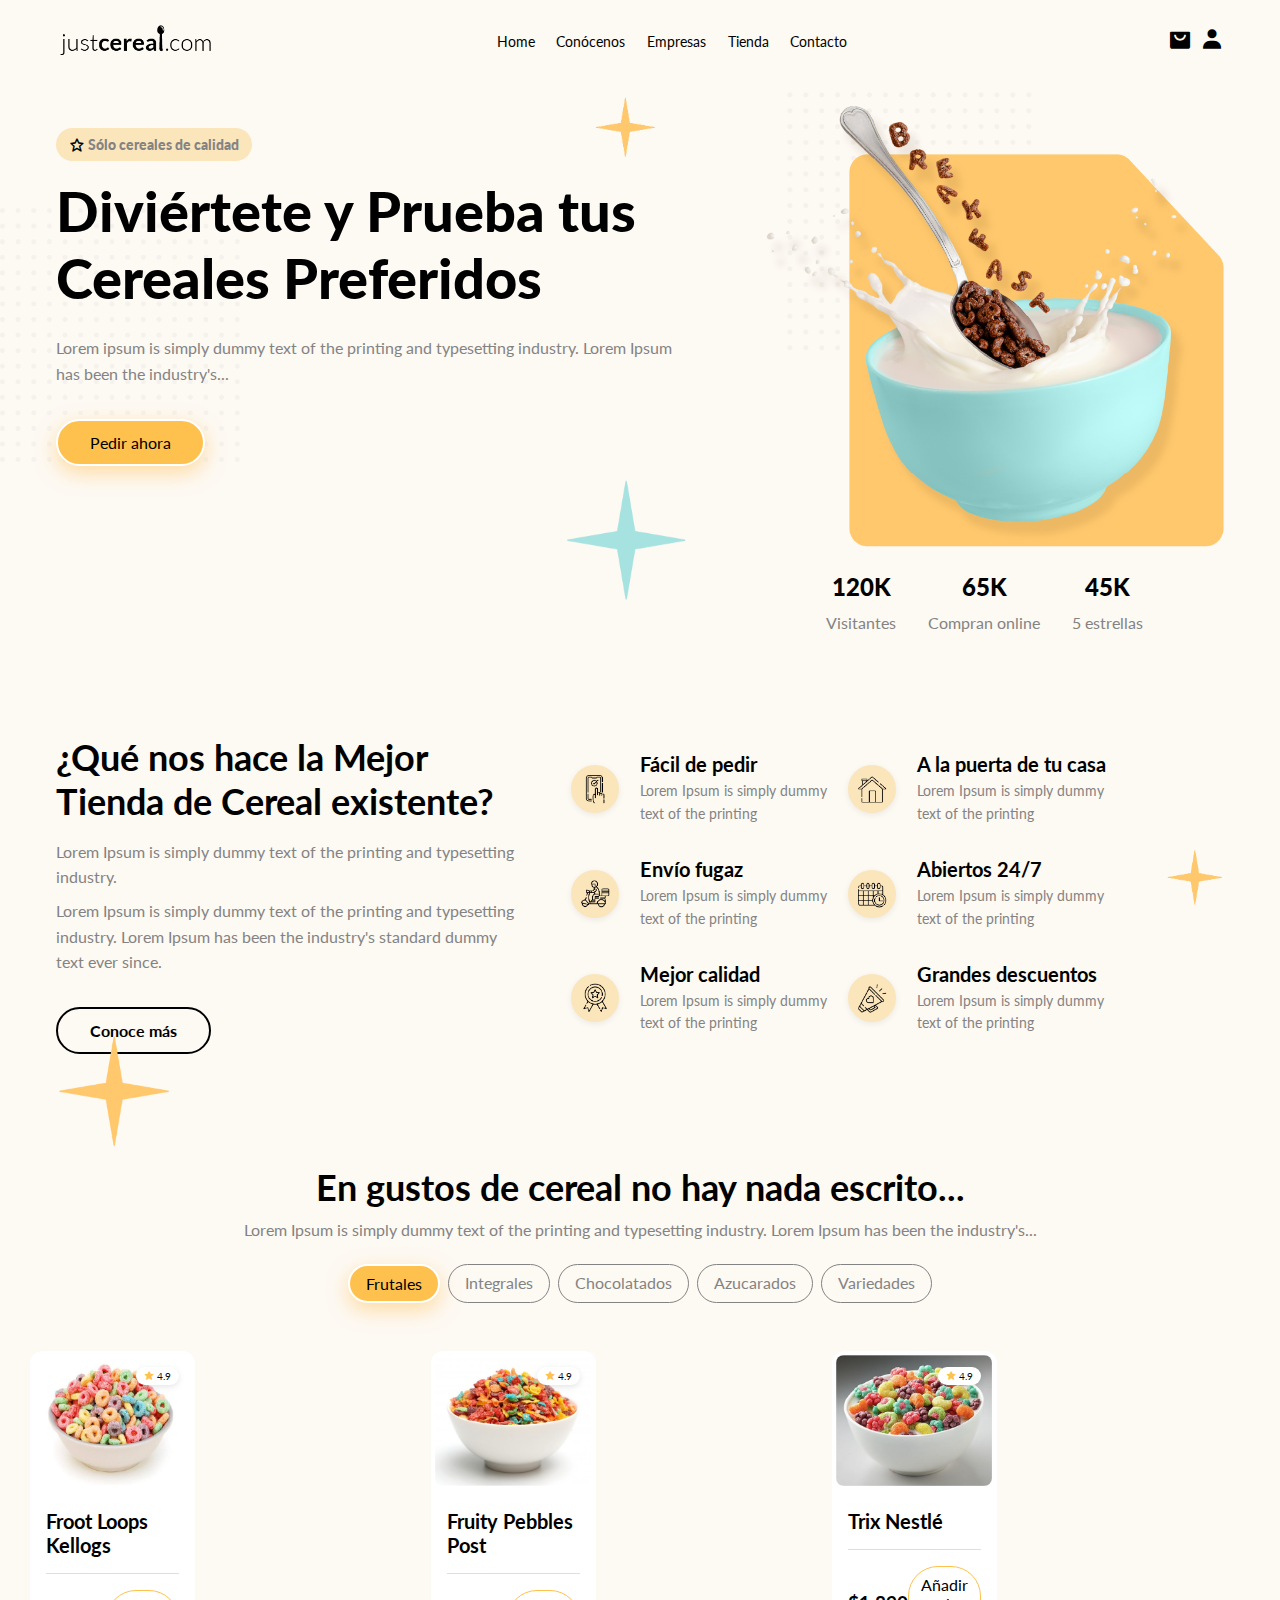
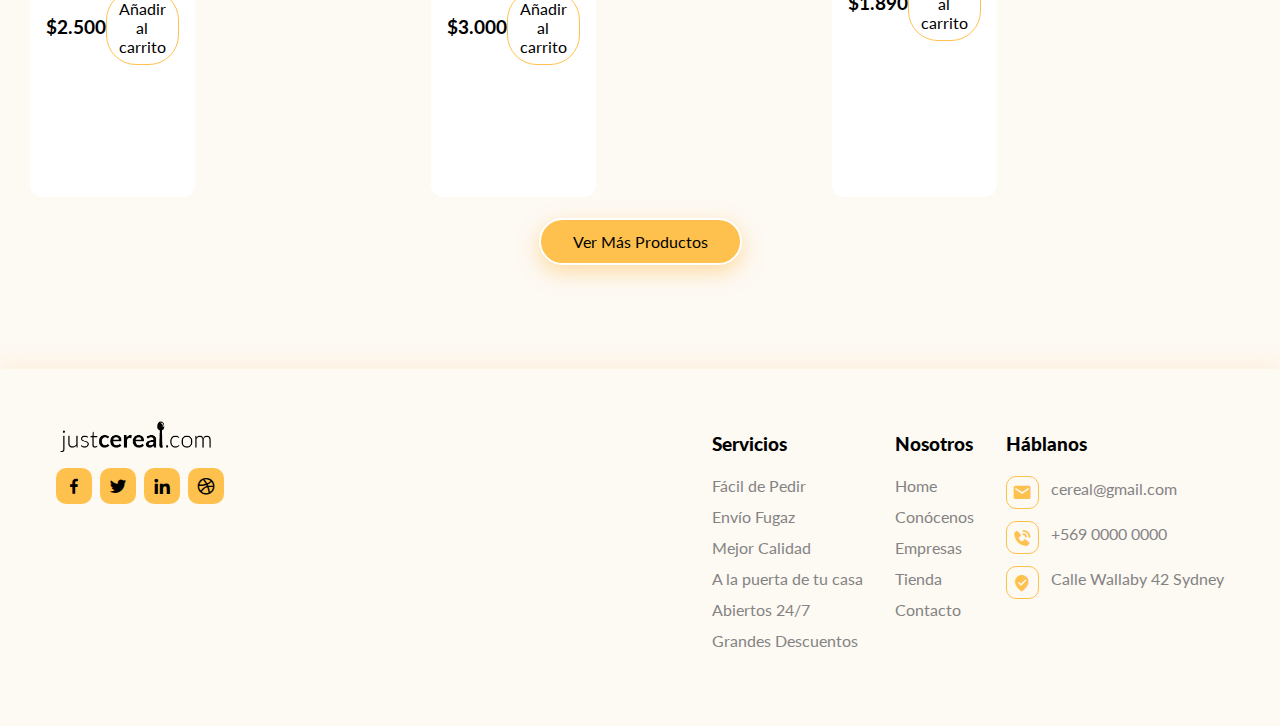
<file: index.html>
<!DOCTYPE html>
<html lang="en">
<head>
    <meta charset="UTF-8">
    <meta http-equiv="X-UA-Compatible" content="IE=edge">
    <meta name="viewport" content="width=device-width, initial-scale=1.0">
    
    <title>justcereal.com</title>

    <!---------- LINKS ---------->
    <link rel="shortcut icon" href="imagenes/favicon.png">
    <link href='https://unpkg.com/boxicons@2.1.2/css/boxicons.min.css' rel='stylesheet'>

    <link rel="stylesheet" href="css/styles.css">
    <link rel="stylesheet" href="css/media-query.css">


</head>
<body>
    <!--------- HEADER --------->
    <header class="header-home">
        <nav class="nav container">
            <a href="/index.html" class="nav-logo">
                <img src="imagenes/logo-black.png" >
            </a>
            <!-- MENU DE CATEGORÍAS -->
            <div class="nav-menu" id="nav-menu">
                <ul class="nav-categorias">
                    <li class="nav-tema">
                        <a href="/index.html" class="nav-link">Home</a>
                    </li>
                    <li class="nav-tema">
                        <a href="#conócenos" class="nav-link">Conócenos</a>
                    </li>
                    <li class="nav-tema">
                        <a href="#empresas" class="nav-link">Empresas</a>
                    </li>
                    <li class="nav-tema">
                        <a href="#tienda" class="nav-link">Tienda</a>
                    </li>
                    <li class="nav-tema">
                        <a href="#contacto" class="nav-link">Contacto</a>
                    </li>
                </ul>

                <!-- CERRAR MENU EN MOBILE -->
                <div class="nav-cerrar" id="nav-cerrar">
                    <i class='bx bx-x'></i>
                </div>

            <!-- INTERACCIONES TIPO ECOMMERCE -->
            </div>
            <div class="nav-acciones">
                <ul class="nav-tienda">

                    <li class="nav-toggle" id="nav-toggle">
                        <i class='bx bx-menu'></i>
                        <a href="hamburger" class="nav-service"></a>
                    </li>

                    <li class="nav-iconos">
                        <a href="#carrito" class="nav-service">
                            <i class='bx bxs-shopping-bag-alt' ></i>
                        </a>
                    </li>

                    <li class="nav-iconos">
                        <a href="/perfil.html" class="nav-service">
                            <i class='bx bxs-user'></i>
                        </a>
                    </li>

                </ul>
            </div>
        </nav>
    </header>

    <!-------- FIN HEADER -------->

    
    <main>
    <!-------- BANNER HOME --------->
        <section class="banner grid" id="banner">
            <div class="banner-container">
                <div class="banner-contenido container">
                    
                    <!-- ETIQUETA PREVIA -->
                    <div class="banner-tag">
                        <i class='bx bx-star'></i>
                        <a href="" class="text-tag">Sólo cereales de calidad</a>
                    </div>
                   
                    <!-- TEXTOS H BANNER -->
                    <h1 class="home-title">
                    Diviértete y Prueba tus Cereales Preferidos
                    </h1>
                    <p class="home-descripcion">
                    Lorem ipsum is simply dummy text of the printing and typesetting industry. Lorem Ipsum has been the industry's...
                    </p>
                    
                    <button class="btn-home button" type="">
                        Pedir ahora
                    </button>
                    
                    <img src="imagenes/extras/star-blue.png" class="star-blue__home">
                    <img src="imagenes/extras/star-yellow.png" class="star-yellow__home">
                </div>

                <div class="banner-imagen">
                   <!-- SECCIÓN DE CANTIDAD DE VISITAS -->
                    <div class="banner-logros">
                        <hgroup class="banner-logros__grupo">
                            <h2 class="home-logros__numero">120K</h2>
                            <p class="home-logros__descripcion">Visitantes</p>
                        </hgroup>
                        <hgroup class="banner-logros__grupo">
                            <h2 class="home-logros__numero">65K</h2>
                            <p class="home-logros__descripcion">Compran online</p>
                        </hgroup>
                        <hgroup class="banner-logros__grupo">
                            <h2 class="home-logros__numero">45K</h2>
                            <p class="home-logros__descripcion">5 estrellas</p>
                        </hgroup>
                    </div>
                    <!-- IMAGEN DEL BANNER -->
                    <img src="imagenes/header-banner.png" class="banner-picture">
                      
                </div>   
            </div>
            
        </section>
        <!-------- FIN BANNER HOME --------->

        <!-------- QUE NOS HACE ESPECIALES --------->
        <section class="especial section" id="special">
            <div class="especial-contenido container">

                
                <!-- TEXTOS DEL BANNER -->
                <img src="imagenes/extras/star-yellow.png" class="star-yellow__special">
                <div class="especial-texto">
                    <h1 class="bestcereal-title">
                        ¿Qué nos hace la Mejor Tienda de Cereal existente?
                    </h1>
                    <p class="bestcereal-description">
                        <p>
                            Lorem Ipsum is simply dummy text of the printing and typesetting industry.
                        </p>
                        <p>
                            Lorem Ipsum is simply dummy text of the printing and typesetting industry. Lorem Ipsum has been the industry's standard dummy text ever since.
                        </p>
                    </p>
                    <button class="btn-bestcereal button" type="">
                        Conoce más
                    </button>
                </div>

                <img src="imagenes/extras/star-yellow.png" class="star-yellow__special2">

                <div class="especial-bullet">
                    <div class="bullet-group__first">
                        <div class="bullet-single">
                            <img src="imagenes/icons/bestcereal-1.png" class="bullet-icons">
                            <hgroup>
                                <h3 class="bullet-titles">
                                    Fácil de pedir
                                </h3>
                                <p class="bullet-texts">
                                    Lorem Ipsum is simply dummy text of the printing
                                </p>
                            </hgroup>
                        </div>
                        <div class="bullet-single">
                            <img src="imagenes/icons/bestcereal-2.png" class="bullet-icons">
                            <hgroup>
                                <h3 class="bullet-titles">
                                    Envío fugaz
                                </h3>
                                <p class="bullet-texts">
                                    Lorem Ipsum is simply dummy text of the printing
                                </p>
                            </hgroup>
                        </div>
                        <div class="bullet-single">
                            <img src="imagenes/icons/bestcereal-3.png" class="bullet-icons">
                            <hgroup>
                                <h3 class="bullet-titles">
                                    Mejor calidad
                                </h3>
                                <p class="bullet-texts">
                                    Lorem Ipsum is simply dummy text of the printing
                                </p>
                            </hgroup>
                        </div>
                        
                    </div>
                    <div class="bullet-group__second">
                        <div class="bullet-single">
                            <img src="imagenes/icons/bestcereal-4.png" class="bullet-icons">
                            <hgroup>
                                <h3 class="bullet-titles">
                                    A la puerta de tu casa
                                </h3>
                                <p class="bullet-texts">
                                    Lorem Ipsum is simply dummy text of the printing
                                </p>
                            </hgroup>
                        </div>
                        <div class="bullet-single">
                            <img src="imagenes/icons/bestcereal-5.png" class="bullet-icons">
                            <hgroup>
                                <h3 class="bullet-titles">
                                    Abiertos 24/7
                                </h3>
                                <p class="bullet-texts">
                                    Lorem Ipsum is simply dummy text of the printing
                                </p>
                            </hgroup>
                        </div>
                        <div class="bullet-single">
                            <img src="imagenes/icons/bestcereal-6.png" class="bullet-icons">

                            <hgroup>
                                <h3 class="bullet-titles">
                                    Grandes descuentos
                                </h3>
                                <p class="bullet-texts">
                                    Lorem Ipsum is simply dummy text of the printing
                                </p>
                            </hgroup>
                        </div>
                        
                    </div>
                </div>

            </div>

        </section>
        <!-------- FIN QUE NOS HACE ESPECIALES --------->

        <!-------- PRODUCTOS --------->
        <section class="productos section" id="products">
            <div class="productos-contenido container">
                
                <!-- TEXTOS -->
                <div class="productos--textos">
                    <h1 class="bestcereal-title">
                        En gustos de cereal no hay nada escrito...
                    </h1>
                    <p class="bestcereal-description">
                        Lorem Ipsum is simply dummy text of the printing and typesetting industry. Lorem Ipsum has been the industry's...
                    </p>
                </div>
                
                <!-- CATEGORÍAS -->
                <div class="productos--categorias">
                    <ul class="categorias-filtros">
                        <li class="categorias-single active-product" data-filter=".frutales">Frutales</li>
                        <li class="categorias-single" data-filter=".integrales">Integrales</li>
                        <li class="categorias-single" data-filter=".chocolatados">Chocolatados</li>
                        <li class="categorias-single" data-filter=".azucarados">Azucarados</li>
                        <li class="categorias-single" data-filter=".variedades">Variedades</li>
                    </ul>
                </div>

                <!-- MUESTRAS DE PRODUCTOS -->
                <div class="productos--cards grid">
                    <!-------- FRUTALES -------->
                    <article class="cards-item frutales">
                        <div class="item-forma">
                            <img src="imagenes/productos-cereales/frutales-1.png" class="item--imagen">
                            <div class="item--tag">
                                <i class='bx bxs-star'></i>
                                <span>4.9</span>
                            </div>
                        </div>

                        <div class="item-data">
                            <div class="item-data__textos">
                                <h2 class="item--nombre">Froot Loops Kellogs</h2>
                            </div>
                            <div class="item-data__valor">
                                <h3 class="item--precio">$2.500</h3>
                                <button class="btn-card button">Añadir al carrito</button>
                            </div>
                        </div>
                    </article>

                    <article class="cards-item frutales">
                        <div class="item-forma">
                            <img src="imagenes/productos-cereales/frutales-2.png" class="item--imagen">
                            <div class="item--tag">
                                <i class='bx bxs-star'></i>
                                <span>4.9</span>
                            </div>
                        </div>

                        <div class="item-data">
                            <div class="item-data__textos">
                                <h2 class="item--nombre">Fruity Pebbles Post</h2>
                            </div>
                            <div class="item-data__valor">
                                <h3 class="item--precio">$3.000</h3>
                                <button class="btn-card button">Añadir al carrito</button>
                            </div>
                        </div>
                    </article>

                    <article class="cards-item frutales">
                        <div class="item-forma">
                            <img src="imagenes/productos-cereales/frutales-3.png" class="item--imagen">
                            <div class="item--tag">
                                <i class='bx bxs-star'></i>
                                <span>4.9</span>
                            </div>
                        </div>

                        <div class="item-data">
                            <div class="item-data__textos">
                                <h2 class="item--nombre">Trix Nestlé</h2>
                            </div>
                            <div class="item-data__valor">
                                <h3 class="item--precio">$1.890</h3>
                                <button class="btn-card button">Añadir al carrito</button>
                            </div>
                        </div>
                    </article>

                    <!-------- INTEGRALES -------->
                    <article class="cards-item integrales">
                        <div class="item-forma">
                            <img src="imagenes/productos-cereales/integrales-1.jpg" class="item--imagen">
                            <div class="item--tag">
                                <i class='bx bxs-star'></i>
                                <span>4.9</span>
                            </div>
                        </div>

                        <div class="item-data">
                            <div class="item-data__textos">
                                <h2 class="item--nombre">Quadritos Quaker</h2>
                            </div>
                            <div class="item-data__valor">
                                <h3 class="item--precio">$2.500</h3>
                                <button class="btn-card button">Añadir al carrito</button>
                            </div>
                        </div>
                    </article>

                    <article class="cards-item integrales">
                        <div class="item-forma">
                            <img src="imagenes/productos-cereales/integrales-2.jpg" class="item--imagen">
                            <div class="item--tag">
                                <i class='bx bxs-star'></i>
                                <span>4.9</span>
                            </div>
                        </div>

                        <div class="item-data">
                            <div class="item-data__textos">
                                <h2 class="item--nombre">Fitness almendra</h2>
                            </div>
                            <div class="item-data__valor">
                                <h3 class="item--precio">$1.890</h3>
                                <button class="btn-card button">Añadir al carrito</button>
                            </div>
                        </div>
                    </article>

                    <article class="cards-item integrales">
                        <div class="item-forma">
                            <img src="imagenes/productos-cereales/integrales-3.jpg" class="item--imagen">
                            <div class="item--tag">
                                <i class='bx bxs-star'></i>
                                <span>4.9</span>
                            </div>
                        </div>

                        <div class="item-data">
                            <div class="item-data__textos">
                                <h2 class="item--nombre">Kellogs frutos rojos</h2>
                            </div>
                            <div class="item-data__valor">
                                <h3 class="item--precio">$3.200</h3>
                                <button class="btn-card button">Añadir al carrito</button>
                            </div>
                        </div>
                    </article>

                    <!-------- CHOCOLATADOS -------->
                    <article class="cards-item chocolatados">
                            <div class="item-forma">
                                <img src="imagenes/productos-cereales/chocolatado-1.jpg" class="item--imagen">
                                <div class="item--tag">
                                    <i class='bx bxs-star'></i>
                                    <span>4.9</span>
                                </div>
                            </div>
    
                            <div class="item-data">
                                <div class="item-data__textos">
                                    <h2 class="item--nombre">Cookie Crisp Nestlé</h2>
                                </div>
                                <div class="item-data__valor">
                                    <h3 class="item--precio">$2.150</h3>
                                    <button class="btn-card button">Añadir al carrito</button>
                                </div>
                            </div>
                    </article>

                    <article class="cards-item chocolatados">
                        <div class="item-forma">
                            <img src="imagenes/productos-cereales/chocolatado-2.jpg" class="item--imagen">
                            <div class="item--tag">
                                <i class='bx bxs-star'></i>
                                <span>4.9</span>
                            </div>
                        </div>

                        <div class="item-data">
                            <div class="item-data__textos">
                                <h2 class="item--nombre">Mono Roll Costa</h2>
                            </div>
                            <div class="item-data__valor">
                                <h3 class="item--precio">$1.990</h3>
                                <button class="btn-card button">Añadir al carrito</button>
                            </div>
                        </div>
                    </article>

                    <article class="cards-item chocolatados">
                        <div class="item-forma">
                            <img src="imagenes/productos-cereales/chocolatado-3.jpg" class="item--imagen">
                            <div class="item--tag">
                                <i class='bx bxs-star'></i>
                                <span>4.9</span>
                            </div>
                        </div>

                        <div class="item-data">
                            <div class="item-data__textos">
                                <h2 class="item--nombre">Cola Cao Pillows</h2>
                            </div>
                            <div class="item-data__valor">
                                <h3 class="item--precio">$2.560</h3>
                                <button class="btn-card button">Añadir al carrito</button>
                            </div>
                        </div>
                    </article>

                    <!-------- AZUCARADOS -------->
                    <article class="cards-item azucarados">
                        <div class="item-forma">
                            <img src="imagenes/productos-cereales/azucarados-1.jpg" class="item--imagen">
                            <div class="item--tag">
                                <i class='bx bxs-star'></i>
                                <span>4.9</span>
                            </div>
                        </div>

                        <div class="item-data">
                            <div class="item-data__textos">
                                <h2 class="item--nombre">Zucaritas Kellogs</h2>
                            </div>
                            <div class="item-data__valor">
                                <h3 class="item--precio">$2.150</h3>
                                <button class="btn-card button">Añadir al carrito</button>
                            </div>
                        </div>
                    </article>

                    <article class="cards-item azucarados">
                        <div class="item-forma">
                            <img src="imagenes/productos-cereales/azucarados-2.jpg" class="item--imagen">
                            <div class="item--tag">
                                <i class='bx bxs-star'></i>
                                <span>4.9</span>
                            </div>
                        </div>

                        <div class="item-data">
                            <div class="item-data__textos">
                                <h2 class="item--nombre">Zucosos Nestlé</h2>
                            </div>
                            <div class="item-data__valor">
                                <h3 class="item--precio">$2.000</h3>
                                <button class="btn-card button">Añadir al carrito</button>
                            </div>
                        </div>
                    </article>

                    <article class="cards-item azucarados">
                        <div class="item-forma">
                            <img src="imagenes/productos-cereales/azucarados-3.jpg" class="item--imagen">
                            <div class="item--tag">
                                <i class='bx bxs-star'></i>
                                <span>4.9</span>
                            </div>
                        </div>

                        <div class="item-data">
                            <div class="item-data__textos">
                                <h2 class="item--nombre">Cheerios Nestlé</h2>
                            </div>
                            <div class="item-data__valor">
                                <h3 class="item--precio">$1.890</h3>
                                <button class="btn-card button">Añadir al carrito</button>
                            </div>
                        </div>
                    </article>

                    <!-------- VER MÁS -------->
                    <article class="cards-item variedades">
                        <div class="item-forma">
                            <img src="imagenes/productos-cereales/mas-1.jpg" class="item--imagen">
                            <div class="item--tag">
                                <i class='bx bxs-star'></i>
                                <span>4.9</span>
                            </div>
                        </div>

                        <div class="item-data">
                            <div class="item-data__textos">
                                <h2 class="item--nombre">Chocapic Nestlé</h2>
                            </div>
                            <div class="item-data__valor">
                                <h3 class="item--precio">$1.990</h3>
                                <button class="btn-card button">Añadir al carrito</button>
                            </div>
                        </div>
                    </article>

                    <article class="cards-item variedades">
                        <div class="item-forma">
                            <img src="imagenes/productos-cereales/mas-2.jpg" class="item--imagen">
                            <div class="item--tag">
                                <i class='bx bxs-star'></i>
                                <span>4.9</span>
                            </div>
                        </div>

                        <div class="item-data">
                            <div class="item-data__textos">
                                <h2 class="item--nombre">Choco Krispis Kellogs</h2>
                            </div>
                            <div class="item-data__valor">
                                <h3 class="item--precio">$3.100</h3>
                                <button class="btn-card button">Añadir al carrito</button>
                            </div>
                        </div>
                    </article>

                    <article class="cards-item variedades">
                        <div class="item-forma">
                            <img src="imagenes/productos-cereales/mas-3.jpg" class="item--imagen">
                            <div class="item--tag">
                                <i class='bx bxs-star'></i>
                                <span>4.9</span>
                            </div>
                        </div>

                        <div class="item-data">
                            <div class="item-data__textos">
                                <h2 class="item--nombre">Estrellitas Nestlé</h2>
                            </div>
                            <div class="item-data__valor">
                                <h3 class="item--precio">$1.790</h3>
                                <button class="btn-card button">Añadir al carrito</button>
                            </div>
                        </div>
                    </article>

                </div>

                <!-- BOTÓN DE VER MÁS PRODUCTOS -->
                <div class="productos--mas">
                    <button class="btn-productos button">
                        Ver Más Productos
                    </button>
                </div>
            </div>
        </section>
        <!-------- FIN PRODUCTOS --------->
    </main>
    <!-------- FOOTER --------->
    <footer class="footer">
        <div class="footer-contenedor container">
            
            <div class="footer-contenido--logored">
                <img src="imagenes/logo-black.png" class="footer--logo">
    
                <div class="footer-redes">
                    <ul class="footer--plataformas">
    
                        <a href="" class="footer--redes-link">
                            <i class='bx bxl-facebook'></i>
                        </a>
    
                        <a href="" class="footer--redes-link">
                            <i class='bx bxl-twitter'></i>
                        </a>
    
                        <a href="" class="footer--redes-link">
                            <i class='bx bxl-linkedin'></i>
                        </a>
    
                        <a href="" class="footer--redes-link">
                            <i class='bx bxl-dribbble'></i>
                        </a>
                    </ul>
                </div>

            </div>

            <div class="footer-contenido grid">

                <div class="footer--info">
                    <h3 class="footer--info-subtitulo">Servicios</h3>
                    <ul class="footer--info-categorias">
                        <li class="footer--info-items">Fácil de Pedir</li>
                        <li class="footer--info-items">Envío Fugaz</li>
                        <li class="footer--info-items">Mejor Calidad</li>
                        <li class="footer--info-items">A la puerta de tu casa</li>
                        <li class="footer--info-items">Abiertos 24/7</li>
                        <li class="footer--info-items">Grandes Descuentos</li>
                    </ul>
                </div>

                <div class="footer--info">
                    <h3 class="footer--info-subtitulo">Nosotros</h3>
                    <ul class="footer--info-categorias">
                        <li class="footer--info-items">Home</li>
                        <li class="footer--info-items">Conócenos</li>
                        <li class="footer--info-items">Empresas</li>
                        <li class="footer--info-items">Tienda</li>
                        <li class="footer--info-items">Contacto</li>
                    </ul>
                </div>

                <div class="footer--info">
                    <h3 class="footer--info-subtitulo">Háblanos</h3>
                    <div class="footer--iconos">
                        <div class="footer--info-iconos">
                            <i class='bx bxs-envelope'></i>
                            <p class="footer--info-items">cereal@gmail.com</p>
                        </div>
                        <div class="footer--info-iconos">
                            <i class='bx bxs-phone-call'></i>
                            <p class="footer--info-items">+569 0000 0000</p>
                        </div>
                        <div class="footer--info-iconos">
                            <i class='bx bxs-been-here'></i>
                            <p class="footer--info-items">Calle Wallaby 42 Sydney</p>
                        </div>
                    </div>
                </div> 
  
            </div>
        </div>
    </footer>

    
    <script src="js/mixitup.min.js"></script>
    <!-------- JAVASCRIPT -------->
    <script src="js/script.js"></script>
</body>
</html>
</file>
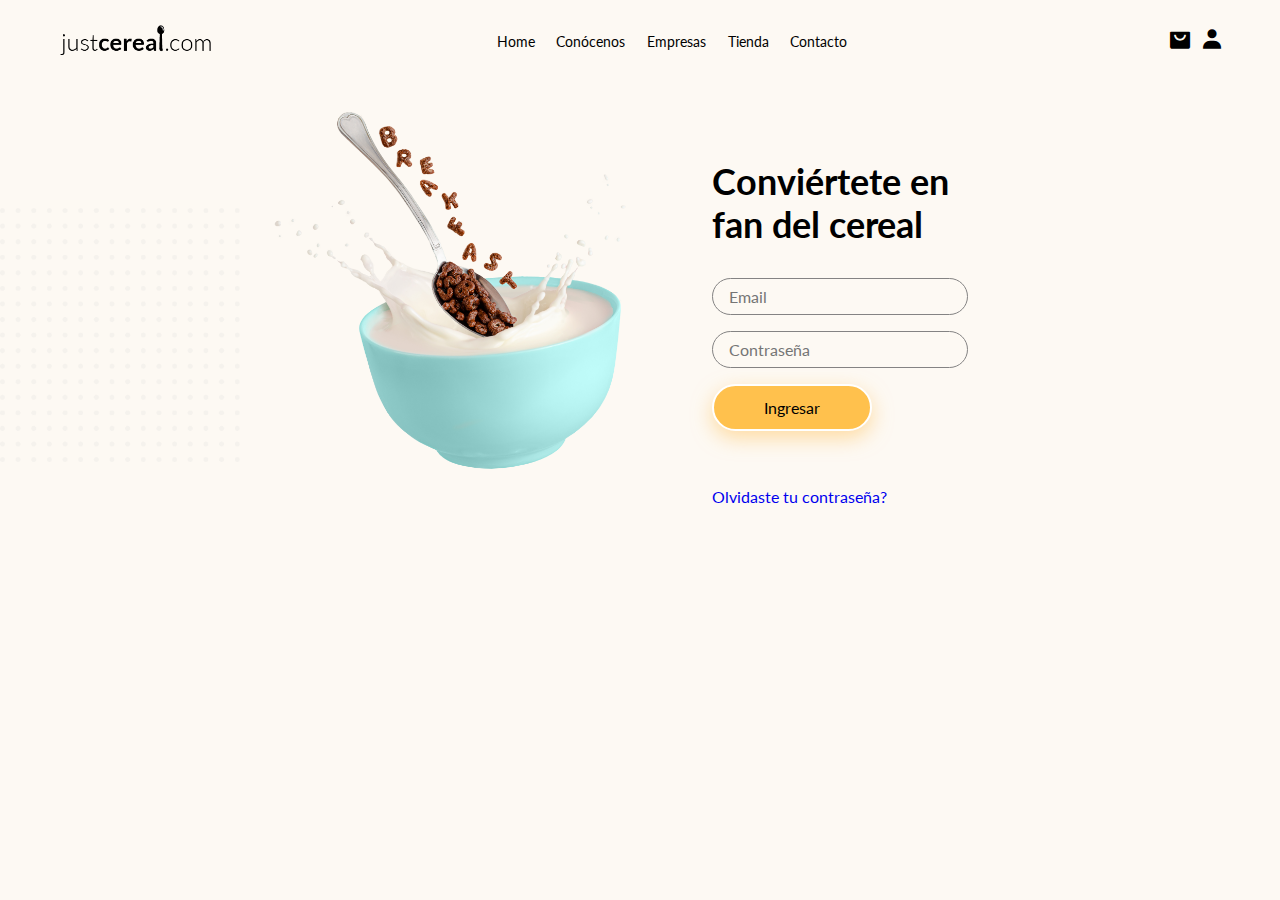
<file: perfil.html>
<!DOCTYPE html>
<html lang="en">
<head>
    <meta charset="UTF-8">
    <meta http-equiv="X-UA-Compatible" content="IE=edge">
    <meta name="viewport" content="width=device-width, initial-scale=1.0">

    <title>justcereal.com/perfil</title>

    <link rel="shortcut icon" href="imagenes/favicon.png">
    <link href='https://unpkg.com/boxicons@2.1.2/css/boxicons.min.css' rel='stylesheet'>


    <link rel="stylesheet" href="css/styles.css">
    <link rel="stylesheet" href="css/perfil.css">
    <link rel="stylesheet" href="css/media-query.css">
</head>
<body>
    <!-- HEADER -->
    <header class="header-home">
        <nav class="nav container">
            <a href="/index.html" class="nav-logo">
                <img src="imagenes/logo-black.png" >
            </a>
            <!-- MENU DE CATEGORÍAS -->
            <div class="nav-menu" id="nav-menu">
                <ul class="nav-categorias">
                    <li class="nav-tema">
                        <a href="/index.html" class="nav-link">Home</a>
                    </li>
                    <li class="nav-tema">
                        <a href="#conócenos" class="nav-link">Conócenos</a>
                    </li>
                    <li class="nav-tema">
                        <a href="#empresas" class="nav-link">Empresas</a>
                    </li>
                    <li class="nav-tema">
                        <a href="#tienda" class="nav-link">Tienda</a>
                    </li>
                    <li class="nav-tema">
                        <a href="#contacto" class="nav-link">Contacto</a>
                    </li>
                </ul>

                <!-- CERRAR MENU EN MOBILE -->
                <div class="nav-cerrar" id="nav-cerrar">
                    <i class='bx bx-x'></i>
                </div>

            <!-- INTERACCIONES TIPO ECOMMERCE -->
            </div>
            <div class="nav-acciones">
                <ul class="nav-tienda">

                    <li class="nav-toggle" id="nav-toggle">
                        <i class='bx bx-menu'></i>
                        <a href="hamburger" class="nav-service"></a>
                    </li>

                    <li class="nav-iconos">
                        <a href="#carrito" class="nav-service">
                            <i class='bx bxs-shopping-bag-alt' ></i>
                        </a>
                    </li>

                    <li class="nav-iconos">
                        <a href="/perfil.html" class="nav-service">
                            <i class='bx bxs-user'></i>
                        </a>
                    </li>

                </ul>
            </div>
        </nav>
    </header>

    <main class="login">

        <!-- SECCIÓN DE FORMULARIO USUARIO -->
        <section class="perfil section" id="perfil">
            <div class="perfil--contenido">
                <div class="img-perfil">
                    <img src="imagenes/imagen-cereal2.png" alt="">
                </div>
                <div class="perfil-container container">
                    <h1 class="title--perfil">
                        Conviértete en
                        <br/> fan del cereal
                    </h1>
                    <div class="loginForm">
                        <input type="email" placeholder="Email" id="email" required/>
                        <input type="password" placeholder="Contraseña" id="password" minlength="8" required />
                        <p id="helperMessage" class="helperMessage invisible">
                            <span style="font-weight: 900;">
                                Oops, Cheerios!
                            </span> 
                            <br>
                            Parece que tus credenciales están incorrectas.
                            <br> 
                            Inténtalo de nuevo.
                        </p>
                        <button class="btn-home" onclick="login()">Ingresar</button>
                        <a href="#">Olvidaste tu contraseña?</a>
                    </div>
                    <h1 id="successMessage" class="successMessage invisible">Ahora eres un fan! 🥣 </h1>
                </div> 
            </div>
        </section>

    </main>
    
    <script src="js/script-perfil.js"></script>
    <script src="js/script.js"></script>

    
</body>
</html>
</file>
<file: css/styles.css>
/* ----------------- ESTILOS ------------------ */
/* TIPOGRAFÍA google fonts*/
@import url('https://fonts.googleapis.com/css2?family=Lato:wght@300;400;700;900&display=swap');


:root {
--header-height: 3.5rem;

/* COLORES */
--title-color: #ffc14d;
--primary-color: #000000;
--container-color: #fdf9f3;
--secondary-color: #8ECAD7;
--primary-color-alt: #fbe5bb;
--text-body: #848383;
--text-color-light: #e0dfda;

/* ESTILOS DE TIPOGRAFÍA */
--body-font: 'Lato', sans-serif;
--biggest-font: 2.25rem;
--h1-size: 1.75rem;
--h2-size: 1.25rem;
--h3-size: 1rem;
--normal-font: 0.875rem;
--smallest-font: 0.75rem;

/* PESOS DE TIPOGRAFÍA */
--font-bold: 900;
--font-medium:700;
--font-regular: 400;

}

@media screen and (min-width: 968px) { 
    
    :root {
        --biggest-font: 3.5rem;
        --h1-size: 2.25rem;
        --h2-size: 1.5rem;
        --h3-size: 1.25rem;
        --normal-font: 1rem;
        --smallest-font: .875rem;
    }
}

/* ----------------- ESTILOS GLOBALES ------------------ */

*{
    box-sizing: border-box;
    padding: 0;
    margin: 0;
}

html{
    -webkit-font-smoothing: antialiased;
    scroll-behavior: smooth;
}

body{
    font-family: var(--body-font);
    font-size: var(--normal-font);
    font-weight: var(--font-regular);
}

ul{
    list-style: none;
}

a{
    text-decoration: none;
    outline: none;
}

h1, h2, h3{
    color: var(--primary-color);
    line-height: 120%;
}

p{
    color: var(--text-body);
    font-weight: var(--font-regular);
    line-height: 160%;
}

img{
    max-width: 100%;
    height: auto;
}

button{
    border: none;
    outline: none;
    cursor: pointer;
    font-family: var(--body-font);
    padding: 0.75rem 2rem;
;
}

i {
    color: var(--primary-color);
}

.container{
    margin-left: 1.75rem;
    margin-right: 1.75rem;
}

.grid{
    display: grid;
    gap: 1.5rem;
}

.section{
    padding: 3.5rem 0 1.35rem;
}


/* ------------------ HEADER Y MENÚ  ----------------- */
/* HEADER */
.header-home{
    width: 100%;
    position: fixed;
    z-index: 100;
    align-items: center;
    background-color: var(--container-color);
}

.nav{
    height: var(--header-height);
    display: flex;
    justify-content: space-between;
    align-items: center;
}

.nav-logo{
    display: flex;
    align-items: center;
    column-gap: 0.5rem;
    width: 10rem;
}

.nav-acciones{
    display: inline-flex;
    cursor: pointer;
    font-size: 1.5rem;
}

@media screen and (max-width: 768px) {
    .nav-menu{
        position: fixed;
        background-color: var(--primary-color-alt);
        top: 0;
        right: -100%;
        width: 100%;
        height: 100%;
        transition: .3s;
    }
}

.nav-categorias{
    display: flex;
    flex-direction: column;
    text-align: center;
    row-gap: 3.5rem;
    padding-top: 9rem;
}

.nav-tienda{
    display: flex;
    text-align: center;
    column-gap: 0.5rem;
}

.nav-link{
    color: var(--primary-color);
    font-size: var(--h2-size);
    font-weight: var(--font-regular);
    transition: .4s;
}
.nav-link:hover{
    font-weight: var(--font-bold);
}

.nav-cerrar{
    font-size: var(--biggest-font);
    color: var(--title-color);
    display: flex;
    justify-content: center;
    padding-top: 3.5rem;
    cursor: pointer;
}

.show-menu{
    right: 0;
}

/* ------------ BANNER HOME ------------- */
.banner{
    gap: 0;
    background-color: var(--container-color);
    justify-items: end;
}

.star-blue__home{
    position: absolute;
    width: 20%;
    right: 0;
    bottom: 2rem;
}

.star-yellow__home{
    position: absolute;
    width: 10%;
    top: -1rem;
    right: 6rem;
}

.banner-container{
    display: flex;
    flex-direction: column;
    padding: 7rem 0 1.3rem;
    background-image: url(../imagenes/extras/point-grid.png);
    background-repeat: no-repeat;
    background-size: 15rem;
    background-position: 0 13rem;
}

.banner-contenido{
    position: relative;
}

.banner-tag{
    background-color: var(--primary-color-alt);
    padding: 0.5rem 0.8rem;
    margin-bottom: 1rem;
    width: fit-content;
    border-radius: 30px;
    color: var(--text-body);
    display: flex;
    align-items: center;
    column-gap: 0.2rem;
}
.text-tag{
    color: var(--text-body);
    font-size: 0.65rem;
    font-weight: var(--font-bold);
}

.home-title{
    font-size: var(--biggest-font);
    font-weight: 900;
    margin-bottom: 1.5rem;
    line-height: 120%;
}
.home-descripcion{
    margin-bottom: 2rem;
}

.btn-home{
    background-color: var(--title-color);
    margin-bottom: 2.5rem;
    border: 2px solid #ffffff;
    border-radius: 30px;
    color: #000000;
    box-shadow: 0 7px 20px 0 rgba(255, 200, 109, 0.6);
    transition: .4s;
}

.btn-home:hover{
    font-weight: var(--font-bold);
    transform: translateY(-.2rem);
}

.banner-logros{
    display: flex;
    column-gap: 2rem;
    justify-content: center;
    margin-right: 1.5rem;
}

.banner-logros__grupo{
    display: flex;
    flex-direction: column;
    row-gap: .5rem;
    align-items: center;
}

.home-logros__numero{
    font-weight: var(--font-bold);
}

.banner-imagen{
    display: flex;
    flex-direction: column;
    justify-content: center;
    row-gap: 1.3rem;
    margin-right: 0px;
}

.banner-picture{
    /* width: 100%;
    max-height: 70%;
    object-fit: contain; */
}

/* ------------ QUÉ NOS HACE ESPECIALES ------------- */


.especial{
    background-color: var(--container-color);
}

.especial-contenido{
    position: relative;
    display: flex;
    flex-direction: column;
    row-gap: 1.35rem;
}

.star-yellow__special{
    position: absolute;
    width: 10%;
    top: -4rem;
    right: 0rem;
}

.star-yellow__special2{
    position: absolute;
    width: 15%;
    bottom: -3rem;
    left: 0rem;
}

.especial-texto{
    display: flex;
    flex-direction: column ;
    row-gap: 0.5rem;
    left: 0;
}
.bestcereal-title{
    font-size: var(--h1-size);
    font-weight: 700;
}

.especial-texto .btn-bestcereal{
    background-color: transparent;
    margin-top: 1rem;
    padding: 0.75rem 2rem;
    border-radius: 30px;
    border: 2px solid var(--primary-color);
    width: fit-content;
    font-weight: var(--font-medium);
    transition: .4s;
}

.btn-bestcereal:hover{
    font-weight: var(--font-bold);
    transform: translateY(-.2rem);
}

.especial-bullet{
    display: grid;
    grid-template-columns: repeat(2, 1fr);
    column-gap: 1rem;
}

.bullet-single{
    display: flex;
    flex-direction: column;
    row-gap: 1rem;
    padding: 1rem 0rem;
    align-items: center;
}

.bullet-titles{
    font-size: var(--h3-size);
    font-weight: var(--font-medium);
    text-align: center;
    padding-bottom: 0.25rem;
}

.bullet-texts{
    font-size: var(--smallest-font);
    text-align: center;
}

.bullet-single .bullet-icons{
    width: 3rem;
    height: auto;
    background-color: var(--primary-color-alt);
    border-radius: 50%;
    box-shadow: 0px 2px 6px rgba(0, 0, 0, .07);
}


/* ------------ PRODUCTOS ------------- */
.productos{
    background-color: var(--container-color);
}

.productos--textos{
    display: flex;
    flex-direction: column ;
    row-gap: 0.5rem;
    align-items: center;
    margin-bottom: 1.35rem;
}

.categorias-filtros{
    display: flex;
    flex-wrap: wrap;
    gap: 0.5rem 0.5rem;
    margin: 1.3rem 0 3rem 0;
}

.categorias-single{
    cursor: pointer;
    padding: 0.5rem 1rem;
    text-align: center;
    border: solid 1px var(--text-body);
    border-radius: 30px;
    color: var(--text-body);
    transition: .4s;
}

.categorias-single:hover{
    border: 2px solid #ffffff;
    border-radius: 30px;
    color: #000000;
    box-shadow: 0 7px 20px 0 rgba(255, 200, 109, 0.6);
    background-color: var(--title-color);
}

.productos--cards{
    grid-template-columns: 230px;
    justify-content: center;
}

.cards-item{
    background-color: #ffffff;
    border-radius: 0.75rem;
    box-sizing: border-box;
}

.cards-item:hover{
    box-shadow: 0 7px 20px 0 rgba(255, 200, 109, 0.6);
}

.item-forma{
    position: relative;
}

.item--imagen{
    width: auto;
    padding: 0.25rem;
    border-radius: 0.75rem;
}

.item--tag{
    background-color: #ffffff;
    border-radius: 30px;
    width: fit-content;
    padding: 0.2rem 0.5rem;
    font-size: 0.65rem;

    position: absolute;
    top: 1rem;
    right: 1rem;
    box-shadow: 0px 2px 6px rgba(0, 0, 0, .1)

}
.item--tag i{
    color: var(--title-color);
}

.item--tag span{
    font-size: 0.65rem;
}

.item-data{
    padding: 1rem 1rem 1.25rem 1rem;
    display: flex;
    flex-direction: column;
    row-gap: 1rem;
}

.item-data__textos{
    font-weight: var(--font-medium);
    font-size: var();
}

.item-data__valor{
    display: flex;
    justify-content: space-between;
    padding-top: 1rem;
    align-items: center;
    border-top: solid 1px var(--text-color-light);
}

.btn-card{
    background-color: transparent;
    border: solid 1px var(--title-color);
    font-size: 0.65rem;
    width: fit-content;
    padding: 0.5rem 0.75rem;
    border-radius: 30px;
    transition: .4s;
}

.btn-card:hover {
    background-color: var(--title-color);
    transform: translateY(-.2rem);
}

/* MIX JAVASCRIPT  active products*/
.active-product{
    border: 2px solid #ffffff;
    border-radius: 30px;
    color: #000000;
    box-shadow: 0 7px 20px 0 rgba(255, 200, 109, 0.6);
    background-color: var(--title-color);
}

.productos--mas{
    display: flex;
    justify-content: center;
    padding: 1.35rem 0 2rem 0;
}

.btn-productos{
    background-color: var(--title-color);
    padding: 0.75rem 2rem;
    margin-bottom: 2.5rem;
    border: 2px solid #ffffff;
    border-radius: 30px;
    color: #000000;
    box-shadow: 0 7px 20px 0 rgba(255, 200, 109, 0.6);
}

/* ------------ FOOTER ------------- */

.footer{
    background-color: var(--container-color);
    padding: 3rem 0 3rem;
    box-shadow: 0 -7px 20px 0 rgba(255, 200, 109, 0.15);
}

.footer--logo{
    /* width: 50%; */
}

.footer-contenido{
    display: flex;
    flex-wrap: wrap;
    column-gap: 4rem;
    row-gap: 1.75rem;
    margin: 1rem 0 1.75rem;
}

.footer-contenido--logored{
    display: flex;
    flex-direction: column;
    gap: 0.75rem;
    margin-bottom: 1.75rem;
    width: 10rem;
}

.footer--info-subtitulo{
    font-weight: var(--font-bold);
    padding-bottom: 1.25rem;
}

.footer--info-items{
    font-size: var(--normal-font);
    color: var(--text-body);
}

.footer--info-categorias{
    display: flex;
    flex-direction: column;
    row-gap: 0.75rem;
}

.footer--iconos{
    display: flex;
    flex-direction: column;
    row-gap: 0.75rem;
}


.footer--info-iconos{
    display: flex;
    column-gap: 0.75rem;
}

.footer--info-iconos .bx{
    font-size: var(--h3-size);
    color: var(--title-color);
    border: 0.5px solid var(--title-color);
    padding: 0.35rem;
    border-radius: 10px;
}

.footer--plataformas{
    display: flex;
    column-gap: 0.5rem;
}

.footer--redes-link .bx{
    font-size: var(--h3-size);
    color: var(--primary-color);
    background-color: var(--title-color);
    padding: 0.5rem;
    border-radius: 10px;
}
</file>
<file: css/media-query.css>
/* TABLET */
@media screen and (min-width: 767px){
    /* GENERAL */
    .container{
        margin-left: 3.5rem;
        margin-right: 3.5rem;
    }
    .section{
        padding: 5rem 0 2rem;
    }

    /* MENÚ DE CATEGORÍAS */
    .nav{
        height: calc(var(--header-height) + 1.5rem);
    }
    .nav-logo{
        width: 20%;
    }
    .nav-toggle,
    .nav-cerrar{
        display: none;
    }
    .nav-categorias{
        padding-top: 0;
        flex-direction: row;
        column-gap: 1.35rem;
        align-items: center;
    }
    .nav-link{
        position: relative;
        font-size: var(--normal-font);
        text-transform: initial;
    }

    /* CAMBIOS BANNER HOME */
    .banner{
        position: relative;
    }
    .banner-picture{
        height: auto;
        width: 100%;
    }

    .banner-container{
        position: initial;
        flex-direction: row;
        padding-top: 5rem;
    }

    .banner-contenido{
        padding-top: 3rem;
    }

    .star-yellow__home{
        top: 1rem;
        right: 2rem;
    }

    .banner-imagen{
        flex-direction: column-reverse;
        margin-right: 3.5rem;
        justify-content: start;
    }

    .banner-logros{
        margin-right: 0;
    }

    /* CAMBIOS SECCIÓN ESPECIALES */
    .star-yellow__special{
        width: 5%;
        top: 7rem;
    }

    .star-yellow__special2{
        width: 10%;
        bottom: -6rem;
    }

    /* CAMBIOS SECCIÓN PRODUCTOS */
    .categorias-filtros{
        justify-content: center;
    }
    .bestcereal-description{
        text-align: center;
    }
    .productos--cards{
        display: flex;
    }
    .item--nombre{
        font-size: var(--h3-size);
    }

    /* CAMBIOS FOOTER */
    .footer-contenedor{
        display: flex;
        justify-content: space-between;
    }
    .footer-contenido{
        column-gap: 2rem;
    }
}


/* DESKTOP */
@media screen and (min-width: 1024px){
    .nav-link{
        font-size: var(--smallest-font);
    }

    .nav-acciones{
        width: 6rem;
        display: flex;
        justify-content: flex-end;
    }
    .nav-logo{
        width: 10rem;
    }

    .nav-logo img{
        width: 6rem;
        height: auto;
        flex: 1;
    }

    /* HOME */
    .text-tag{
        font-size: var(--smallest-font);
    }

    button{
        font-size: var(--normal-font);
    }

    .especial-contenido{
        flex-direction: row;
    }

    .especial-texto{
        width: 40%;
        margin-right: 3rem;
    }

    .bullet-single{
        flex-direction: row;
        column-gap: 1.3rem;
    }

    .bullet-single hgroup{
        width: 12rem;
    }

    .bullet-titles, .bullet-texts{
        text-align: left;
    }

    .btn-card{
        font-size: var(--normal-font);
    }

}
</file>
<file: css/perfil.css>
body{
    background-color: var(--container-color);
}

.perfil{
    background-image: url(../imagenes/extras/point-grid.png);
    background-repeat: no-repeat;
    background-size: 15rem;
    background-position: 0 13rem;
    z-index: 99;
}

.loginForm{
    display: flex;
    flex-direction: column;
    gap: 1rem;
    align-items: left;
}

.perfil--contenido{
    display: flex;
    flex-direction: row;
    align-items: center;
    justify-content: center;
}

.img-perfil{
    width: 400px;
}

.perfil-container.container{
    display: flex;
    flex-direction: column;
    align-items: left;
}

.perfil-container{
    padding-top: 5rem;
}


.title--perfil {
    margin-bottom: 2rem;
    font-size: var(--h1-size);
}

input {
    border-radius: 30px;
    padding: 0.5rem 1rem;
    border: 1px solid var(--text-body);
    width: 16rem;
    background-color: transparent;

    font-family: inherit;
    font-size: var(--normal-font);
}

.loginForm .btn-home {
    width: 10rem;
}

.invisible {
    display: none;
}

.visible {
    display: visible;
}

.helperMessage {
    color: crimson;
}

.successMessage {
    font-size: var(--h1-size);
    padding-top: 2rem;
}

@media screen and (max-width: 767px){
    .perfil-container{
        padding-top: 3rem;
    }
    .perfil--contenido{
        flex-direction: column-reverse;

    }
    .img-perfil{
        display: flex;
        justify-content: flex-end;
        width: 100%;
    }
    .img-perfil img{
        width: 200px;
        height: auto;
    }
}
</file>
